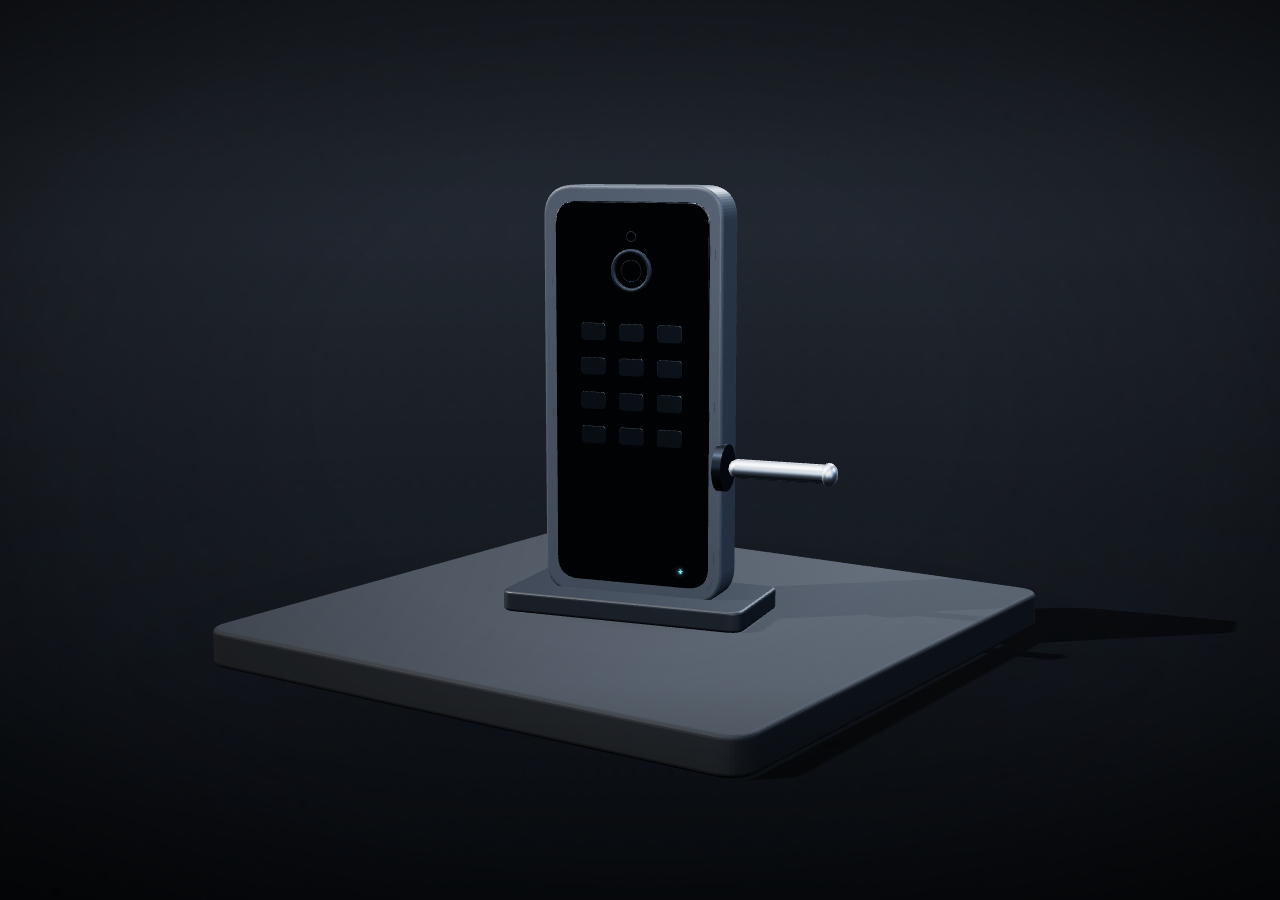
<file: site/product-viewer/index.html>
<!DOCTYPE html>
<html lang="zh-CN">
<head>
<meta charset="utf-8" />
<meta name="viewport" content="width=device-width, initial-scale=1, viewport-fit=cover" />
<title>绿源智能 · Live 3D</title>
<style>
  :root { color-scheme: dark; }
  * { box-sizing: border-box; }
  html, body { width: 100%; height: 100%; margin: 0; overflow: hidden; background: #070907; }
  #scene { display: block; width: 100%; height: 100%; touch-action: none; cursor: grab; outline: none; }
  #scene.dragging { cursor: grabbing; }
  .vignette, .grain { position: fixed; inset: 0; pointer-events: none; z-index: 3; }
  .vignette {
    background:
      radial-gradient(ellipse at 50% 44%, transparent 36%, rgba(0, 0, 0, 0.16) 64%, rgba(0, 0, 0, 0.58) 100%),
      linear-gradient(to bottom, rgba(0, 0, 0, 0.22) 0%, transparent 18%, transparent 76%, rgba(0, 0, 0, 0.34) 100%);
  }
  .grain {
    opacity: 0.032;
    mix-blend-mode: soft-light;
    background-image: url("data:image/svg+xml;utf8,<svg xmlns='http://www.w3.org/2000/svg' width='180' height='180'><filter id='n'><feTurbulence type='fractalNoise' baseFrequency='.86' numOctaves='2' stitchTiles='stitch'/></filter><rect width='100%25' height='100%25' filter='url(%23n)' opacity='.55'/></svg>");
    background-size: 180px 180px;
  }
</style>
</head>
<body>
<canvas id="scene" aria-label="绿源智能产品实时 3D 查看，可拖拽旋转、滚轮缩放、右键平移"></canvas>
<div class="vignette" aria-hidden="true"></div>
<div class="grain" aria-hidden="true"></div>
<script src="three.min.js"></script>
<script src="scene.js?v=2"></script>
</body>
</html>
</file>
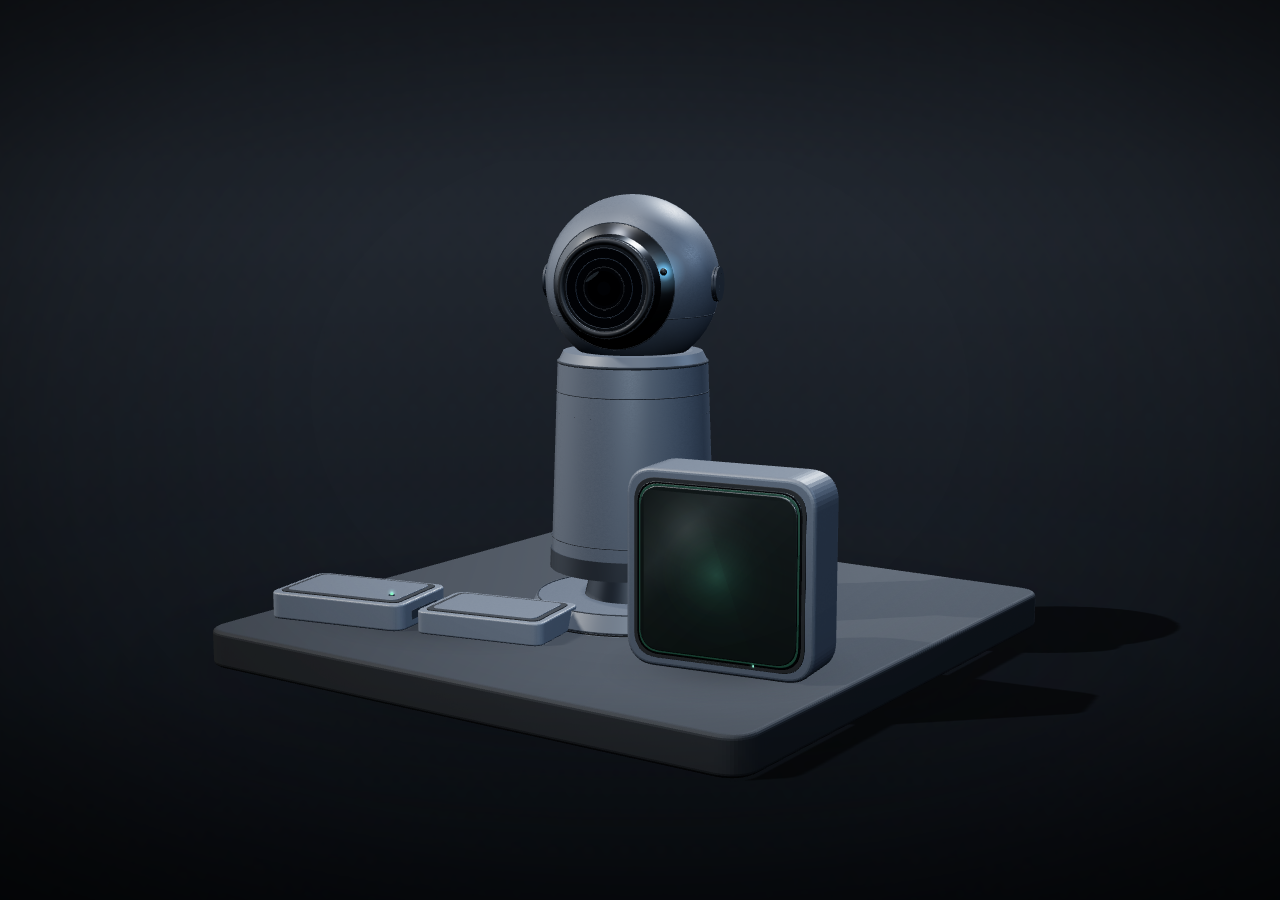
<file: site/security-kit/index.html>
<!DOCTYPE html>
<html lang="zh-CN">
<head>
<meta charset="utf-8" />
<meta name="viewport" content="width=device-width, initial-scale=1, viewport-fit=cover" />
<title>智能安防套装 · 写实产品渲染</title>
<style>
  :root { color-scheme: dark; }
  * { box-sizing: border-box; }
  html, body {
    width: 100%;
    height: 100%;
    margin: 0;
    overflow: hidden;
    background: #07080a;
  }
  body {
    font-family: -apple-system, BlinkMacSystemFont, "Segoe UI", "PingFang SC",
      "Hiragino Sans GB", "Microsoft YaHei", sans-serif;
  }
  #scene {
    display: block;
    width: 100%;
    height: 100%;
    touch-action: none;
    cursor: grab;
    outline: none;
  }
  #scene.dragging { cursor: grabbing; }

  .vignette,
  .grain {
    position: fixed;
    inset: 0;
    pointer-events: none;
    z-index: 3;
  }
  .vignette {
    background:
      radial-gradient(ellipse at 50% 44%, transparent 36%, rgba(0, 0, 0, 0.16) 64%, rgba(0, 0, 0, 0.58) 100%),
      linear-gradient(to bottom, rgba(0, 0, 0, 0.22) 0%, transparent 18%, transparent 76%, rgba(0, 0, 0, 0.34) 100%);
  }
  .grain {
    opacity: 0.032;
    mix-blend-mode: soft-light;
    background-image: url("data:image/svg+xml;utf8,<svg xmlns='http://www.w3.org/2000/svg' width='180' height='180'><filter id='n'><feTurbulence type='fractalNoise' baseFrequency='.86' numOctaves='2' stitchTiles='stitch'/></filter><rect width='100%25' height='100%25' filter='url(%23n)' opacity='.55'/></svg>");
    background-size: 180px 180px;
  }
</style>
</head>
<body>
<canvas id="scene" aria-label="智能安防套装三维产品展示，可拖拽旋转、滚轮缩放、右键平移"></canvas>
<div class="vignette" aria-hidden="true"></div>
<div class="grain" aria-hidden="true"></div>
<script src="three.min.js"></script>
<script src="scene.js?v=2"></script>
</body>
</html>
</file>
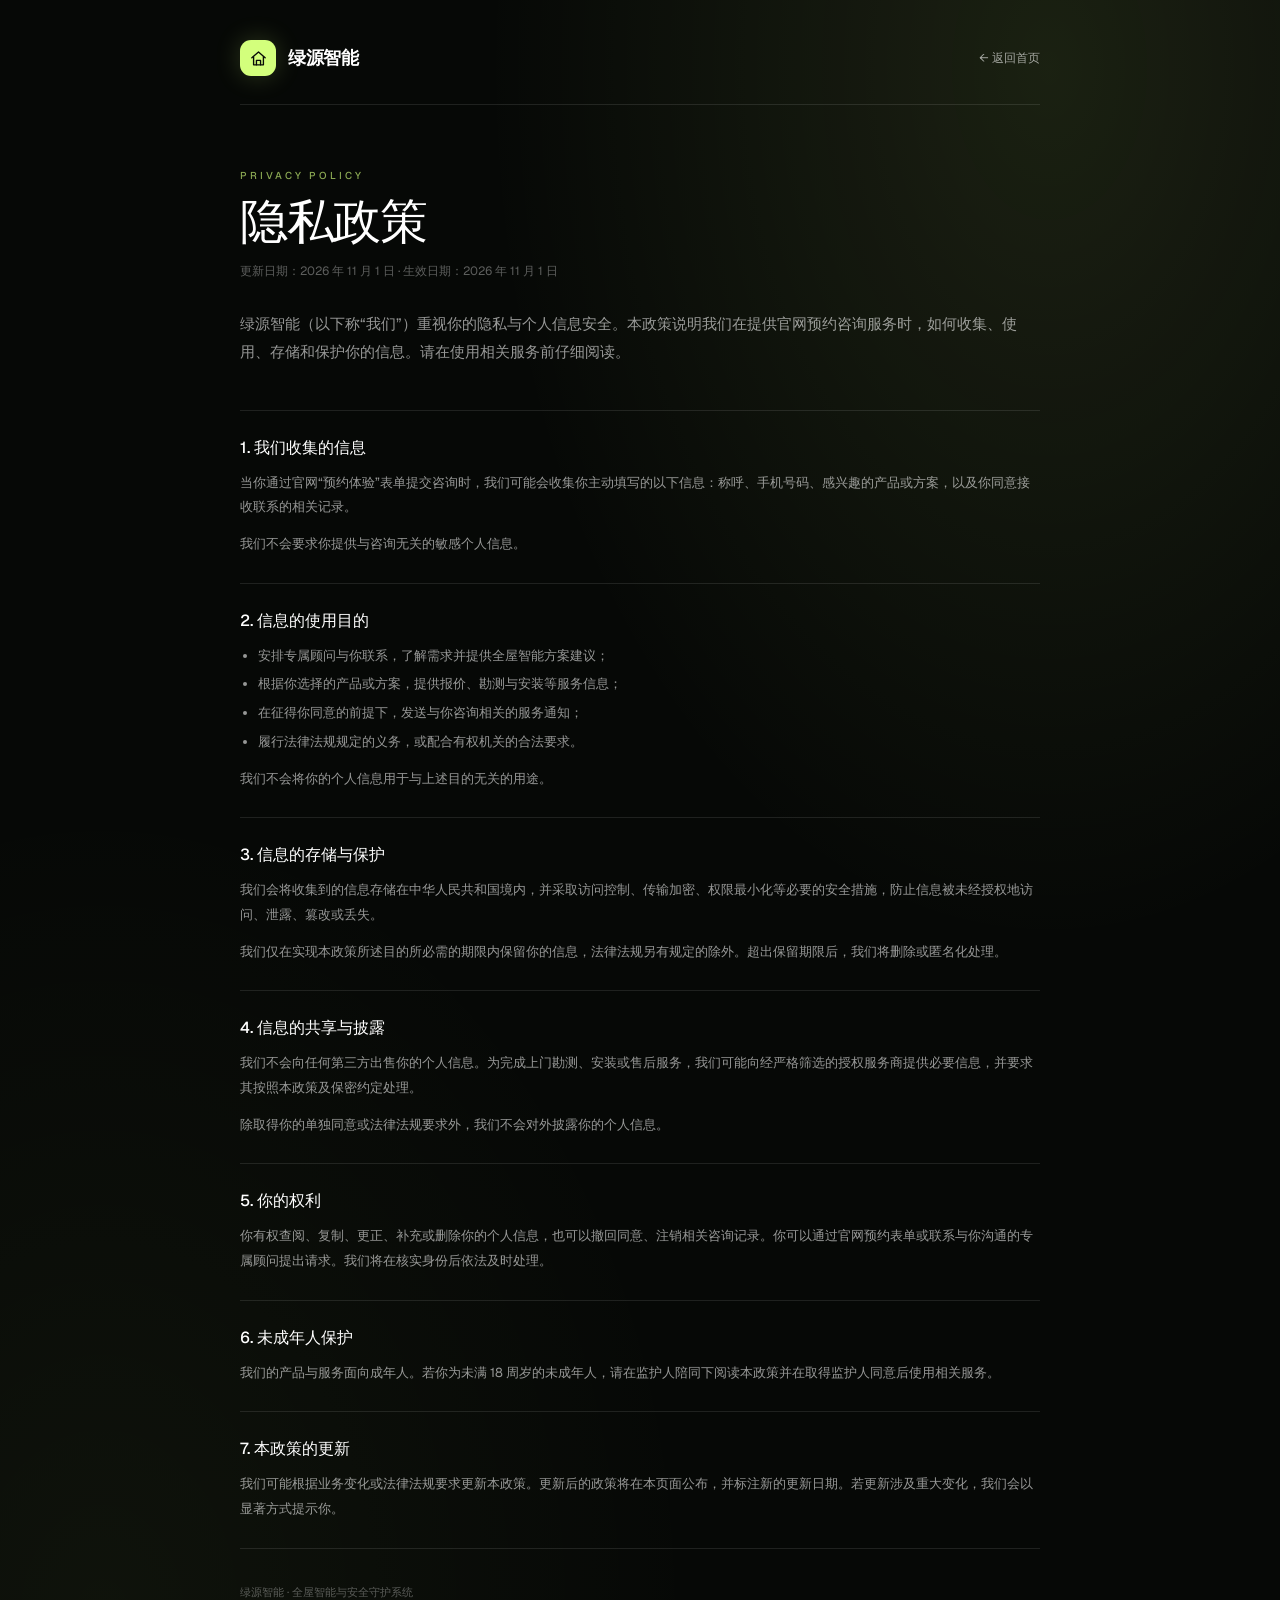
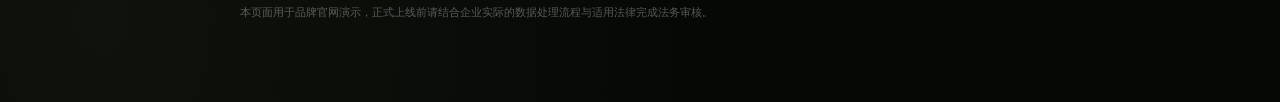
<file: site/privacy.html>
<!doctype html>
<html lang="zh-CN">
  <head>
    <meta charset="UTF-8" />
    <meta name="viewport" content="width=device-width, initial-scale=1.0" />
    <meta name="theme-color" content="#060806" />
    <link rel="icon" type="image/svg+xml" href="/favicon.svg" />
    <link rel="preconnect" href="https://fonts.googleapis.com" />
    <link rel="preconnect" href="https://fonts.gstatic.com" crossorigin />
    <link
      href="https://fonts.googleapis.com/css2?family=Geist:wght@300..700&display=swap"
      rel="stylesheet"
    />
    <title>隐私政策 | 绿源智能</title>
    <style>
      :root {
        color-scheme: dark;
        --brand: #d3ff7c;
        --ink: #060806;
        --line: rgba(255, 255, 255, 0.1);
        --muted: rgba(255, 255, 255, 0.58);
      }

      * {
        box-sizing: border-box;
      }

      html {
        background: var(--ink);
      }

      body {
        margin: 0;
        min-height: 100vh;
        background:
          radial-gradient(ellipse at 82% 4%, rgba(211, 255, 124, 0.1), transparent 38%),
          radial-gradient(ellipse at 8% 95%, rgba(211, 255, 124, 0.045), transparent 36%),
          var(--ink);
        color: #fff;
        font-family:
          'Geist',
          'Noto Sans SC',
          'PingFang SC',
          'Microsoft YaHei',
          sans-serif;
        -webkit-font-smoothing: antialiased;
        -moz-osx-font-smoothing: grayscale;
      }

      a {
        color: inherit;
      }

      .page {
        width: min(100% - 40px, 800px);
        margin: 0 auto;
        padding: 40px 0 80px;
      }

      .topbar {
        display: flex;
        align-items: center;
        justify-content: space-between;
        padding-bottom: 28px;
        border-bottom: 1px solid var(--line);
      }

      .brand {
        display: inline-flex;
        align-items: center;
        gap: 12px;
        text-decoration: none;
        font-size: 18px;
        font-weight: 600;
        letter-spacing: -0.02em;
      }

      .mark {
        display: grid;
        width: 36px;
        height: 36px;
        place-items: center;
        border-radius: 11px;
        background: var(--brand);
        color: #080b07;
        box-shadow: 0 0 26px rgba(211, 255, 124, 0.2);
      }

      .back {
        color: rgba(255, 255, 255, 0.6);
        font-size: 12px;
        text-decoration: none;
        transition: color 0.2s ease;
      }

      .back:hover {
        color: var(--brand);
      }

      .eyebrow {
        margin: 64px 0 0;
        color: rgba(211, 255, 124, 0.65);
        font-size: 10px;
        font-weight: 500;
        letter-spacing: 0.3em;
        text-transform: uppercase;
      }

      h1 {
        margin: 12px 0 0;
        font-size: clamp(32px, 6vw, 48px);
        font-weight: 500;
        letter-spacing: -0.03em;
        line-height: 1.15;
      }

      .updated {
        margin: 14px 0 0;
        color: rgba(255, 255, 255, 0.35);
        font-size: 12px;
      }

      .intro {
        margin: 30px 0 0;
        color: var(--muted);
        font-size: 15px;
        line-height: 1.85;
      }

      .content {
        margin-top: 44px;
        border-top: 1px solid var(--line);
      }

      section {
        padding: 26px 0;
        border-bottom: 1px solid var(--line);
      }

      h2 {
        margin: 0;
        font-size: 16px;
        font-weight: 500;
      }

      section p,
      section li {
        color: var(--muted);
        font-size: 13px;
        line-height: 1.9;
      }

      section p {
        margin: 12px 0 0;
      }

      section ul {
        margin: 12px 0 0;
        padding-left: 18px;
      }

      li + li {
        margin-top: 4px;
      }

      footer {
        margin-top: 34px;
        color: rgba(255, 255, 255, 0.32);
        font-size: 11px;
        line-height: 1.8;
      }

      strong {
        color: rgba(255, 255, 255, 0.82);
        font-weight: 500;
      }

      @media (max-width: 520px) {
        .page {
          width: min(100% - 32px, 800px);
          padding-top: 24px;
        }

        .eyebrow {
          margin-top: 46px;
        }

        .intro {
          font-size: 14px;
        }
      }
    </style>
  </head>
  <body>
    <main class="page">
      <div class="topbar">
        <a class="brand" href="/" aria-label="返回绿源智能首页">
          <span class="mark" aria-hidden="true">
            <svg
              viewBox="0 0 24 24"
              width="19"
              height="19"
              fill="none"
              stroke="currentColor"
              stroke-width="1.7"
              stroke-linecap="round"
              stroke-linejoin="round"
            >
              <path d="M3.6 11.1 12 3.8l8.4 7.3" />
              <path d="M5.8 9.7V20h12.4V9.7" />
              <path d="M9.4 20v-5.6h5.2V20" />
            </svg>
          </span>
          绿源智能
        </a>
        <a class="back" href="/">← 返回首页</a>
      </div>

      <p class="eyebrow">Privacy Policy</p>
      <h1>隐私政策</h1>
      <p class="updated">更新日期：2026 年 11 月 1 日 · 生效日期：2026 年 11 月 1 日</p>

      <p class="intro">
        绿源智能（以下称“我们”）重视你的隐私与个人信息安全。本政策说明我们在提供官网预约咨询服务时，如何收集、使用、存储和保护你的信息。请在使用相关服务前仔细阅读。
      </p>

      <div class="content">
        <section>
          <h2>1. 我们收集的信息</h2>
          <p>
            当你通过官网“预约体验”表单提交咨询时，我们可能会收集你主动填写的以下信息：称呼、手机号码、感兴趣的产品或方案，以及你同意接收联系的相关记录。
          </p>
          <p>我们不会要求你提供与咨询无关的敏感个人信息。</p>
        </section>

        <section>
          <h2>2. 信息的使用目的</h2>
          <ul>
            <li>安排专属顾问与你联系，了解需求并提供全屋智能方案建议；</li>
            <li>根据你选择的产品或方案，提供报价、勘测与安装等服务信息；</li>
            <li>在征得你同意的前提下，发送与你咨询相关的服务通知；</li>
            <li>履行法律法规规定的义务，或配合有权机关的合法要求。</li>
          </ul>
          <p>我们不会将你的个人信息用于与上述目的无关的用途。</p>
        </section>

        <section>
          <h2>3. 信息的存储与保护</h2>
          <p>
            我们会将收集到的信息存储在中华人民共和国境内，并采取访问控制、传输加密、权限最小化等必要的安全措施，防止信息被未经授权地访问、泄露、篡改或丢失。
          </p>
          <p>
            我们仅在实现本政策所述目的所必需的期限内保留你的信息，法律法规另有规定的除外。超出保留期限后，我们将删除或匿名化处理。
          </p>
        </section>

        <section>
          <h2>4. 信息的共享与披露</h2>
          <p>
            我们不会向任何第三方出售你的个人信息。为完成上门勘测、安装或售后服务，我们可能向经严格筛选的授权服务商提供必要信息，并要求其按照本政策及保密约定处理。
          </p>
          <p>除取得你的单独同意或法律法规要求外，我们不会对外披露你的个人信息。</p>
        </section>

        <section>
          <h2>5. 你的权利</h2>
          <p>
            你有权查阅、复制、更正、补充或删除你的个人信息，也可以撤回同意、注销相关咨询记录。你可以通过官网预约表单或联系与你沟通的专属顾问提出请求。我们将在核实身份后依法及时处理。
          </p>
        </section>

        <section>
          <h2>6. 未成年人保护</h2>
          <p>
            我们的产品与服务面向成年人。若你为未满 18 周岁的未成年人，请在监护人陪同下阅读本政策并在取得监护人同意后使用相关服务。
          </p>
        </section>

        <section>
          <h2>7. 本政策的更新</h2>
          <p>
            我们可能根据业务变化或法律法规要求更新本政策。更新后的政策将在本页面公布，并标注新的更新日期。若更新涉及重大变化，我们会以显著方式提示你。
          </p>
        </section>
      </div>

      <footer>
        绿源智能 · 全屋智能与安全守护系统<br />
        本页面用于品牌官网演示，正式上线前请结合企业实际的数据处理流程与适用法律完成法务审核。
      </footer>
    </main>
  </body>
</html>
</file>
